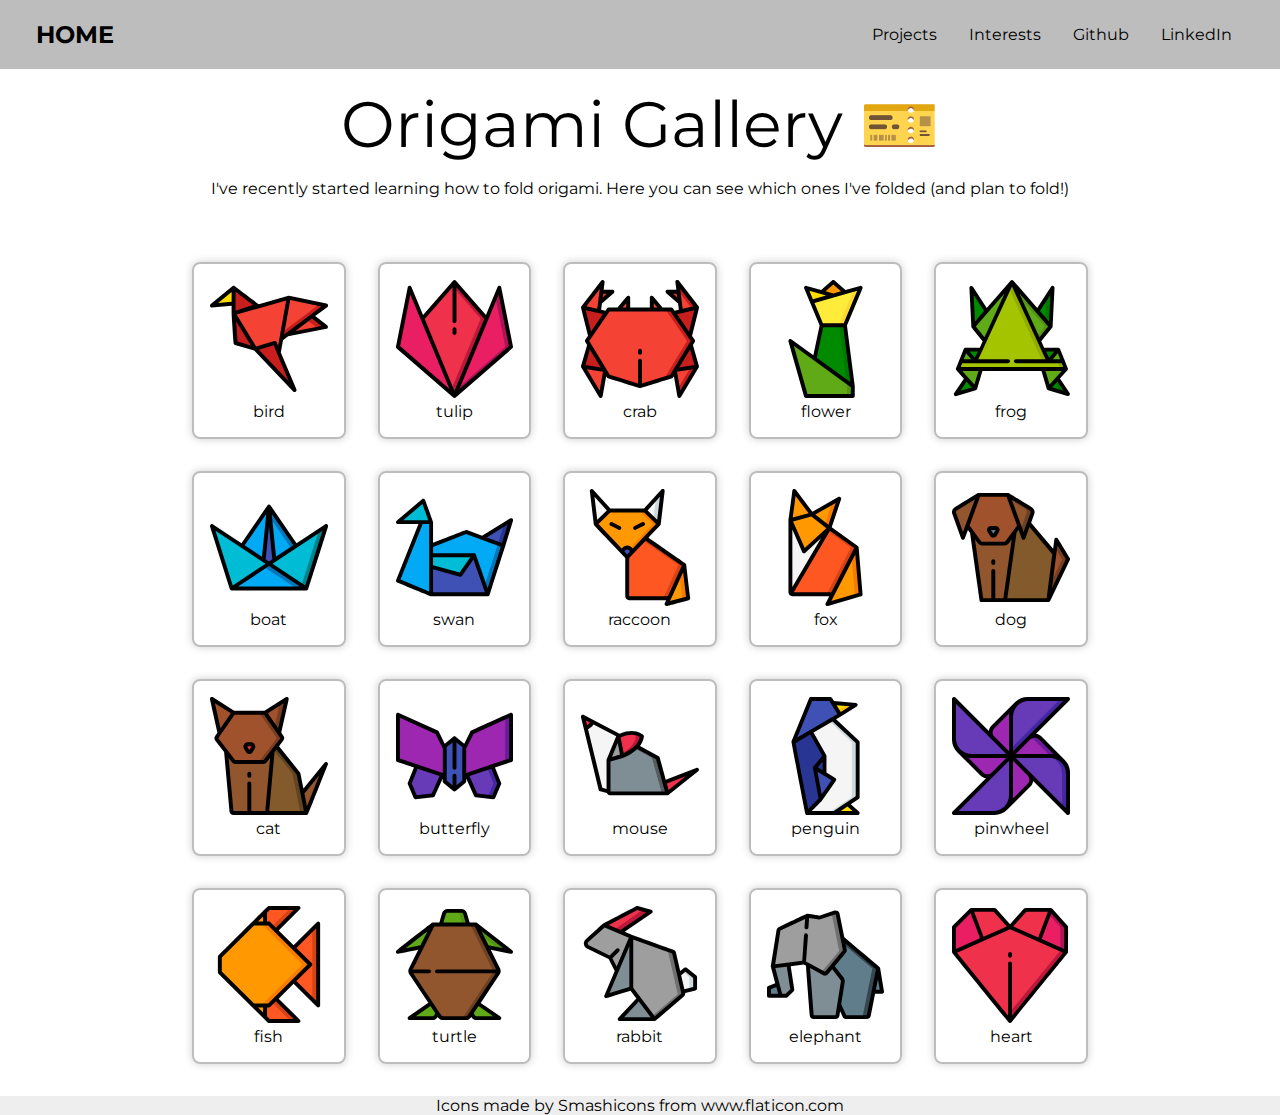
<file: portfolio/src/main/webapp/origami.html>
<!DOCTYPE html>
<html lang="en">
<head>
    <meta charset="UTF-8">
    <title>Interests</title>
    <link rel="stylesheet" href="style.css">
    <meta name="viewport" content="width=device-width, initial-scale=1">
    <link href="https://fonts.googleapis.com/css2?family=Montserrat:ital,wght@0,100;0,400;0,700;1,100;1,400;1,700&display=swap" rel="stylesheet">
    <link rel="icon" type="image/x-icon" href="./images/favicon-16x16.png">
</head>
<body>
    <nav class="nav">
        <div class="nav__logo"><a href="index.html">HOME</a></div>
        <div class="nav__items">
            <div class="nav__item">
                <a href="projects.html">Projects</a>
            </div>
            <div class="nav__item">
                <a href="origami.html">Interests</a>
            </div>
            <div class="nav__item">
                <a href="https://github.com/KendrickAng">Github</a>
            </div>
            <div class="nav__item">
                <a href="https://www.linkedin.com/in/kendrickang/">LinkedIn</a>
            </div>
        </div>
    </nav>

    <header class="header">
        <div class="header__title">Origami Gallery 🎫</div>
        <p>
            I've recently started learning how to fold origami. Here you can see
            which ones I've folded (and plan to fold!)
        </p>
    </header>

    <main>
        <section id="gallery"></section>
    </main>

    <footer>
        Icons made by <a href="https://www.flaticon.com/authors/smashicons" title="Smashicons">Smashicons</a> from
        <a href="https://www.flaticon.com/" title="Flaticon"> www.flaticon.com</a>
    </footer>

    <script src="origami.js"></script>
</body>
</html>
</file>
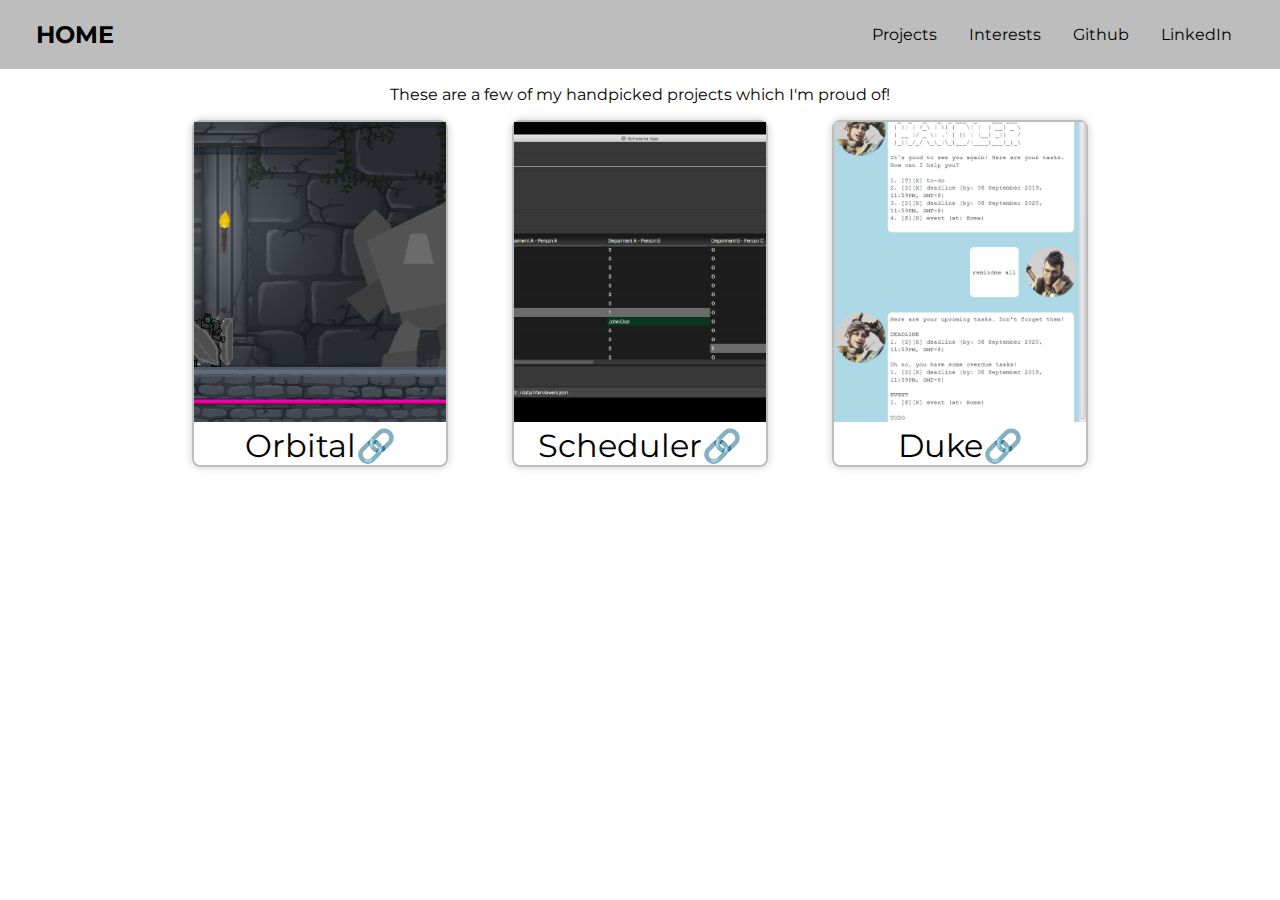
<file: portfolio/src/main/webapp/projects.html>
<!DOCTYPE html>
<html lang="en">
<head>
    <meta charset="UTF-8">
    <title>Origami</title>
    <link rel="stylesheet" href="style.css">
    <meta name="viewport" content="width=device-width, initial-scale=1">
    <link rel="icon" type="image/x-icon" href="./images/favicon-16x16.png">
    <link href="https://fonts.googleapis.com/css2?family=Montserrat:ital,wght@0,100;0,400;0,700;1,100;1,400;1,700&display=swap" rel="stylesheet">
</head>
<body>
    <nav class="nav">
        <div class="nav__logo"><a href="index.html">HOME</a></div>
        <div class="nav__items">
            <div class="nav__item">
                <a href="projects.html">Projects</a>
            </div>
            <div class="nav__item">
                <a href="origami.html">Interests</a>
            </div>
            <div class="nav__item">
                <a href="https://github.com/KendrickAng">Github</a>
            </div>
            <div class="nav__item">
                <a href="https://www.linkedin.com/in/kendrickang/">LinkedIn</a>
            </div>
        </div>
    </nav>
    <section class="projects__container">
        <p>
            These are a few of my handpicked projects which I'm proud of!
        </p>
        <div class="projects__items">
            <div class="projects__card">
                <img src="images/orbital.png" alt="Orbital"/>
                <div class="card__description">
                    <a href="https://github.com/KendrickAng/orbital">
                        Orbital🔗
                    </a>
                </div>
            </div>
            <div class="projects__card">
                <img src="images/scheduler.png" alt="Scheduler"/>
                <div class="card__description">
                    <a href="https://github.com/KendrickAng/scheduler">
                        Scheduler🔗
                    </a>
                </div>
            </div>
            <div class="projects__card">
                <img src="images/duke.png" alt="Duke"/>
                <div class="card__description">
                    <a href="https://github.com/KendrickAng/duke">
                        Duke🔗
                    </a>
                </div>
            </div>
        </div>
    </section>
</body>
</html>
</file>
<file: portfolio/src/main/webapp/style.css>
:root {
  --C1: #fafafa;
  --C2: #eeeeee;
  --C3: #bdbdbd;
  --C4: #757575;
  --C5: #424242;
  --C6: #212121;
  /*
  Device width media queries
  desktop: 1200px;
  lgTablet: 992px;
  tablet: 768px;
  mobile: 480px;
   */
}
* {
  box-sizing: border-box;
}
html {
  height: 100%;
}
body {
  margin: 0;
  height: 100%;
  font-family: 'Montserrat', sans-serif;
}
section{
  text-align: center;
}
a {
  text-decoration: none; /* reset default styles */
  color: initial;
}
footer {
  background-color: var(--C2);
  text-align: center;
  font-size: 16px;
}

/*
  ########################## MAIN LANDING PAGE ##########################
*/
.nav {
  display: flex;
  justify-content: space-between;
  align-items: center;
  background-color: var(--C3);
  padding: 16px 32px;
}
.nav__logo {
  font-weight: bold;
  font-size: 24px;
  padding: 4px 4px;
  border-radius: 4px;
  transition: all 200ms;
}
.nav__logo:hover {
  background-color: var(--C1);
}
.nav__items {
  display: flex;
}
.nav__item {
  border-radius: 8px;
  padding: 8px 16px;
  transition: all 200ms;
}
.nav__item:hover {
  background-color: var(--C1);
}

/* NAV ITEMS */
@media only screen and (max-width: 480px) {
  .nav {
    padding: 8px 16px;
  }
  .nav__logo {
    font-size: 16px;
  }
  .nav__item {
    font-size: 8px;
    padding: 4px 4px;
  }
}

.header {
  padding: 16px 0;
  text-align: center;
}
.header:hover {
  animation: ulLeftRight 1s;
  animation-fill-mode: forwards;
}
.header__title {
  margin: 0;
  font-size: 64px;
}
.header__subtitle {
  font-size: 32px;
  font-weight: normal;
}
.body {
  display: flex;
  align-items: center;
}
.body__cta {
  font-size: 16px;
  border-radius: 4px;
  padding: 16px;
}
.body__logo {
  margin: 8px;
  height: 100%;
}
.content {
  display: flex;
  flex-direction: column;
  justify-content: center;
  align-items: center;
}

/* MOBILE STYLES */
@media only screen and (max-width: 480px) {
  .header__title {
    font-size: 36px;
  }
  .header__subtitle {
    font-size: 24px;
  }
  .body__cta {
    padding: 8px;
    font-size: 20px;
  }
}

/*
  ########################## PROJECTS ##########################
 */
.projects__container {
  margin: 0 auto;
  width: 80vw;
}
.projects__items {
  display: grid;
  grid-template-columns: repeat(3, 1fr);
  grid-column-gap: 64px;
  margin: 0 64px;
}
.projects__card {
  border: 2px solid var(--C3);
  border-radius: 8px;
  box-shadow: 0 0 8px rgba(0, 0, 0, 0.2);
}
.projects__card > img {
  width: 100%;
  height: 300px;
  object-fit: cover;
}
.card__description {
  font-size: 32px;
}
#greeting-container {
  margin-top: 20px;
}

@media only screen and (max-width: 480px) {
  .projects__items {
    display: grid;
    grid-template-columns: 1fr;
    grid-column-gap: 16px;
    grid-row-gap: 32px;
    margin: 0 16px;
  }
}

/*
  ########################## ORIGAMI GALLERY ##########################
*/
#gallery {
  display: grid;
  grid-template-columns: repeat(5, 1fr);
  grid-column-gap: 32px;
  grid-row-gap: 32px;
  margin: 32px auto;
  width: 70vw; /* */
}
.gallery__card {
  padding: 16px;
  border: 2px solid var(--C3);
  border-radius: 8px;
  box-shadow: 0 0 8px rgba(0, 0, 0, 0.2);
}
.gallery__card > img {
  width: 100%; /* force image to shrink to width specified by grid */
}
.gallery__card > div {
  text-align: center;
}

@media only screen and (max-width: 480px) {
  #gallery {
    grid-template-columns: repeat(2, 1fr);
  }
}

/*
  ########################## FEEDBACK PAGE ##########################
*/
.feedback__container {
  margin: 0 auto;
  width: 80vw;
}
.form {
  padding: 8px;
}
.form__input {
  width: 50%;
}
.comments__container {
  /* remove default ul styling */
  padding: 0;
}
.comments__item {
  list-style-type: none;
}
.comments__item:nth-child(even) {
  background-color: var(--C3);
}
.comments__item:nth-child(odd) {
  background-color: var(--C1);
}

@media only screen and (max-width: 480px) {
  .form__label {
    font-size: 8px;
  }
  .form__submit {
    font-size: 8px;
  }
  .comments__item {
    font-size: 8px;
  }
}
</file>
